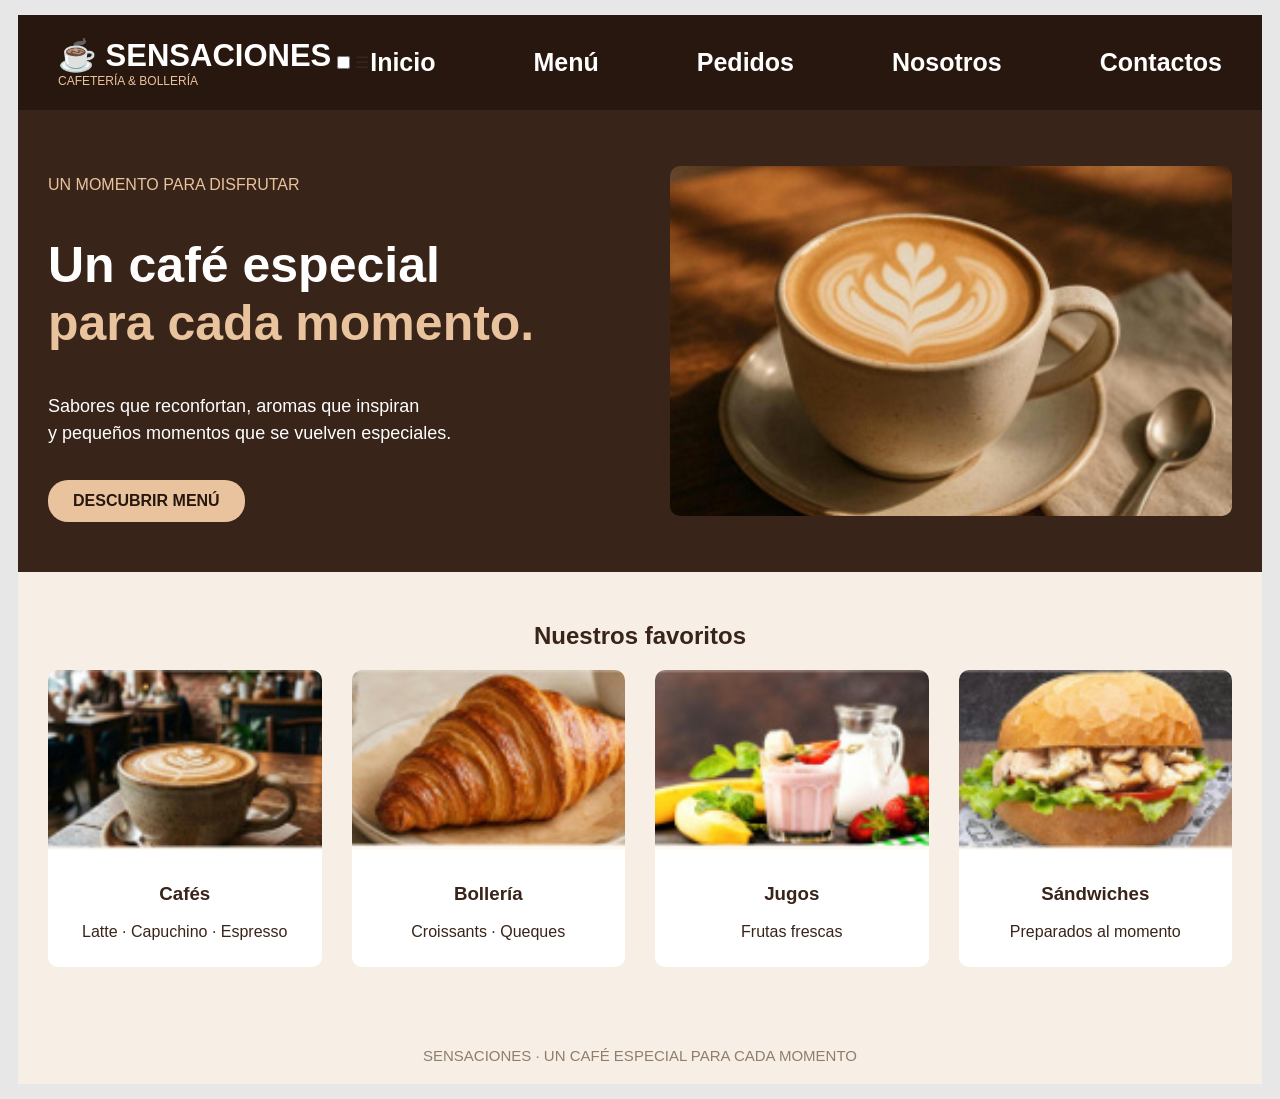
<file: index.html>
<!DOCTYPE html>
<html lang="es">
<head>
  <meta charset="UTF-8">
  <meta name="viewport" content="width=device-width, initial-scale=1.0">
  <meta name="theme-color" content="#28180f">
  <meta name="description" content="Cafetería y bollería Sensaciones en Potosí, Bolivia. Cafés, bollería, jugos y sándwiches.">
  <title>Inicio | Sensaciones</title>
  <link rel="stylesheet" href="inicio.css">
</head>
<body data-pagina="i">
  <header class="site-header">
    <div class="nav-container">
      <a class="brand" href="index.html" aria-label="Sensaciones, ir al inicio">
        <span class="brand-name"><span class="coffee-mark" aria-hidden="true">☕</span> SENSACIONES</span>
        <span class="brand-subtitle">CAFETERÍA &amp; BOLLERÍA</span>
      </a>
      <input class="nav-toggle" type="checkbox" id="nav-toggle" aria-label="Abrir menú">
      <label class="mobile-toggle" for="nav-toggle" aria-hidden="true">☰</label>
      <nav class="main-nav" id="navegacion" aria-label="Navegación principal">
        <a href="index.html" class="active">Inicio</a>
        <a href="menu.html" class="">Menú</a>
        <a href="pedidos.html" class="">Pedidos</a>
        <a href="nosotros.html" class="">Nosotros</a>
        <a href="contactos.html" class="">Contactos</a>
      </nav>
    </div>
  </header>

  <main>
    <section class="hero">
      <div class="container hero-grid">
        <div class="hero-content">
          <p class="eyebrow">UN MOMENTO PARA DISFRUTAR</p>
          <h1>Un café especial<br><span>para cada momento.</span></h1>
          <p class="hero-description">Sabores que reconfortan, aromas que inspiran<br class="desktop-break"> y pequeños momentos que se vuelven especiales.</p>
          <a class="button button-cream" href="menu.html">DESCUBRIR MENÚ</a>
        </div>
        <img class="hero-image" src="img/cafe-principal.jpg" alt="Taza de café con arte latte sobre una mesa" width="612" height="500">
      </div>
    </section>
    <section class="favorites container" aria-labelledby="favoritos">
      <h2 id="favoritos">Nuestros favoritos</h2>
      <div class="favorites-grid">
        <a class="favorite-card" href="menu.html#cafes">
          <img src="img/cafe-favorito.jpg" alt="Café recién preparado" loading="lazy">
          <div class="favorite-text"><h3>Cafés</h3><p>Latte · Capuchino · Espresso</p></div>
        </a>
        <a class="favorite-card" href="menu.html#bolleria">
          <img src="img/croissant.jpg" alt="Croissant dorado" loading="lazy">
          <div class="favorite-text"><h3>Bollería</h3><p>Croissants · Queques</p></div>
        </a>
        <a class="favorite-card" href="menu.html#jugos">
          <img src="img/jugo-favorito.jpg" alt="Jugo fresco con frutas" loading="lazy">
          <div class="favorite-text"><h3>Jugos</h3><p>Frutas frescas</p></div>
        </a>
        <a class="favorite-card" href="menu.html#sandwiches">
          <img src="img/sandwich-favorito.jpg" alt="Sándwich con vegetales" loading="lazy">
          <div class="favorite-text"><h3>Sándwiches</h3><p>Preparados al momento</p></div>
        </a>
      </div>
    </section>
  </main>
  <footer class="site-footer">
    SENSACIONES · UN CAFÉ ESPECIAL PARA CADA MOMENTO
  </footer>
</body>
</html>
</file>
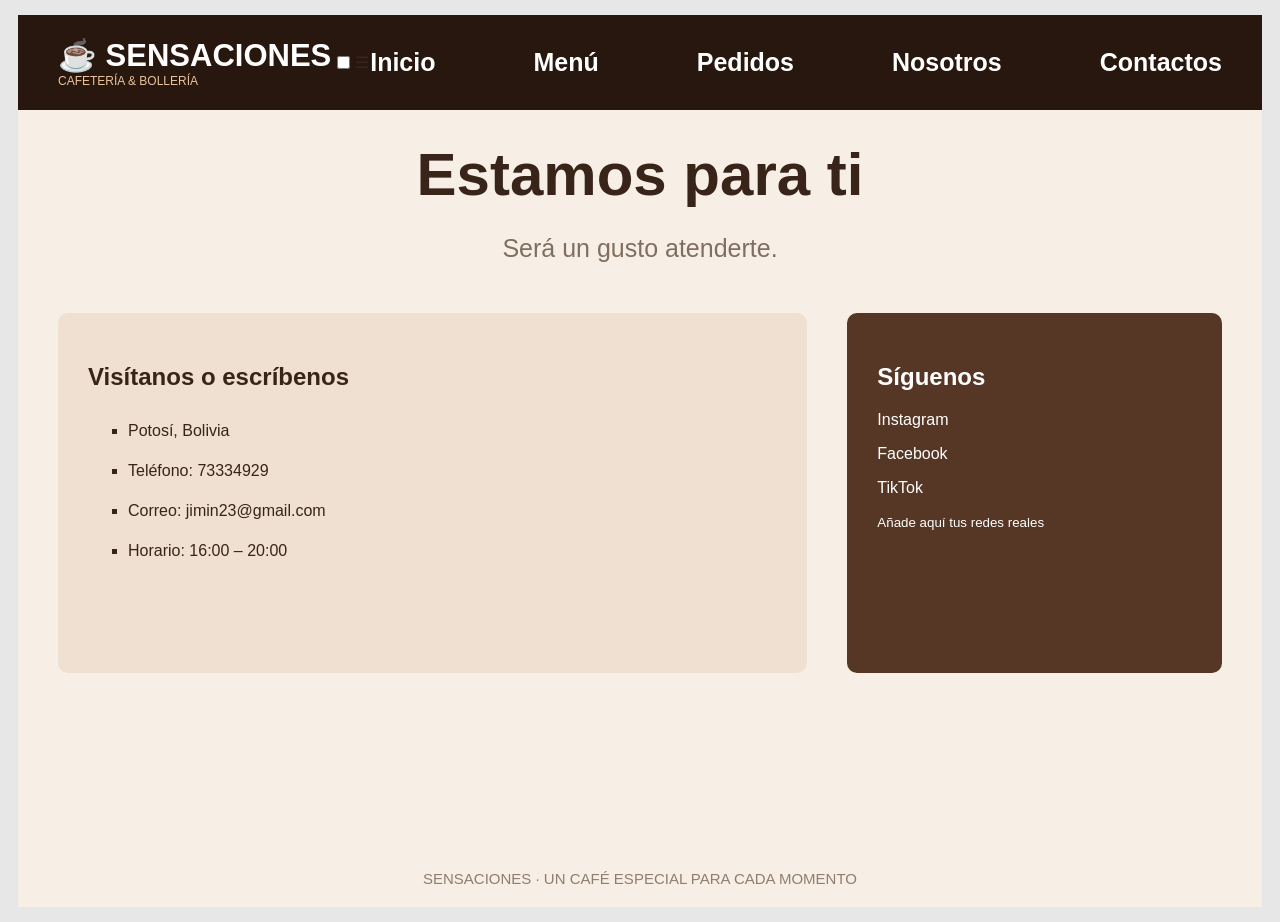
<file: contactos.html>
<!DOCTYPE html>
<html lang="es">
<head>
  <meta charset="UTF-8">
  <meta name="viewport" content="width=device-width, initial-scale=1.0">
  <meta name="theme-color" content="#28180f">
  <meta name="description" content="Cafetería y bollería Sensaciones en Potosí, Bolivia. Cafés, bollería, jugos y sándwiches.">
  <title>Contactos | Sensaciones</title>
  <link rel="stylesheet" href="contactos.css">
</head>
<body data-pagina="c">
  <header class="site-header">
    <div class="nav-container">
      <a class="brand" href="index.html" aria-label="Sensaciones, ir al inicio">
        <span class="brand-name"><span class="coffee-mark" aria-hidden="true">☕</span> SENSACIONES</span>
        <span class="brand-subtitle">CAFETERÍA &amp; BOLLERÍA</span>
      </a>
      <input class="nav-toggle" type="checkbox" id="nav-toggle" aria-label="Abrir menú">
      <label class="mobile-toggle" for="nav-toggle" aria-hidden="true">☰</label>
      <nav class="main-nav" id="navegacion" aria-label="Navegación principal">
        <a href="index.html" class="">Inicio</a>
        <a href="menu.html" class="">Menú</a>
        <a href="pedidos.html" class="">Pedidos</a>
        <a href="nosotros.html" class="">Nosotros</a>
        <a href="contactos.html" class="active">Contactos</a>
      </nav>
    </div>
  </header>

  <main class="page-main container contact-main">
    <div class="page-heading">
      <h1>Estamos para ti</h1>
      <p>Será un gusto atenderte.</p>
    </div>
    <div class="contacts-grid">
      <section class="contact-info">
        <h2>Visítanos o escríbenos</h2>
        <ul>
          <li>Potosí, Bolivia</li>
          <li>Teléfono: <a href="tel:+59173334929">73334929</a></li>
          <li>Correo: <a href="mailto:jimin23@gmail.com">jimin23@gmail.com</a></li>
          <li>Horario: 16:00 – 20:00</li>
        </ul>
      </section>
      <aside class="social-box">
        <h2>Síguenos</h2>
        <p>Instagram</p><p>Facebook</p><p>TikTok</p>
        <small>Añade aquí tus redes reales</small>
      </aside>
    </div>
  </main>
  <footer class="site-footer">
    SENSACIONES · UN CAFÉ ESPECIAL PARA CADA MOMENTO
  </footer>
</body>
</html>
</file>
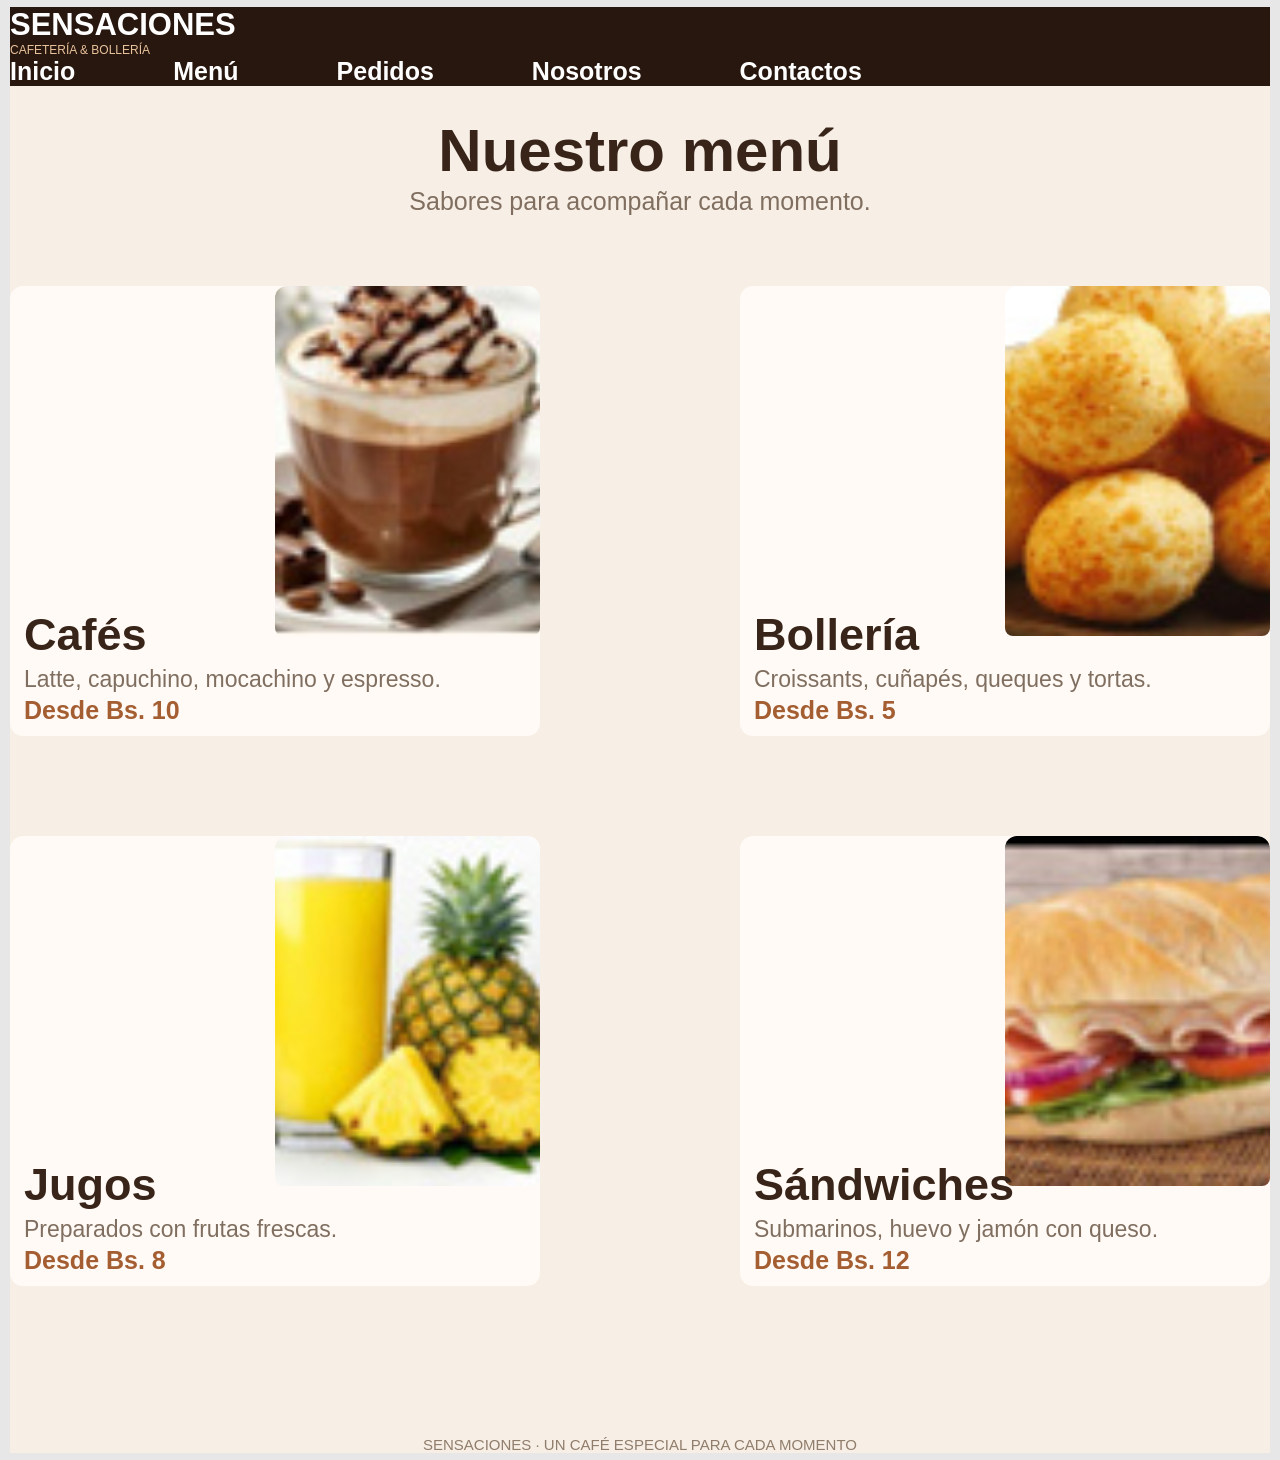
<file: menu.html>
<!DOCTYPE html>
<html lang="es">
<head>
  <meta charset="UTF-8">
  <meta name="viewport" content="width=device-width, initial-scale=1.0">
  <meta name="theme-color" content="#28180f">
  <meta name="description" content="Cafetería y bollería Sensaciones en Potosí, Bolivia. Cafés, bollería, jugos y sándwiches.">
  <title>Menú | Sensaciones</title>
  <link rel="stylesheet" href="menu.css">
</head>
<body data-pagina="m">
  <header class="site-header">
    <a class="brand" href="index.html" aria-label="Sensaciones, ir al inicio">
      <span class="brand-name">SENSACIONES</span>
      <span class="brand-subtitle">CAFETERÍA &amp; BOLLERÍA</span>
    </a>
    <nav class="main-nav" aria-label="Navegación principal">
      <a href="index.html">Inicio</a>
      <span class="nav-disabled">Menú</span>
      <a href="pedidos.html">Pedidos</a>
      <a href="nosotros.html">Nosotros</a>
      <a href="contactos.html">Contactos</a>
    </nav>
  </header>

  <main class="menu-page">
    <h1>Nuestro menú</h1>
    <p class="menu-intro">Sabores para acompañar cada momento.</p>
    <section class="menu-grid" aria-label="Categorías del menú">
      <a id="cafes" class="menu-card" href="pedidos.html" title="Ver pedido de cafés">
        <img src="img/cafe-menu.jpg" alt="Café con crema y chocolate" loading="lazy">
        <div class="menu-card-copy"><h2>Cafés</h2><p>Latte, capuchino, mocachino y espresso.</p><strong>Desde Bs. 10</strong></div>
      </a>
      <a id="bolleria" class="menu-card" href="pedidos.html" title="Ver pedido de bollería">
        <img src="img/bolleria.jpg" alt="Cuñapés recién horneados" loading="lazy">
        <div class="menu-card-copy"><h2>Bollería</h2><p>Croissants, cuñapés, queques y tortas.</p><strong>Desde Bs. 5</strong></div>
      </a>
      <a id="jugos" class="menu-card" href="pedidos.html" title="Ver pedido de jugos">
        <img src="img/jugo-menu.jpg" alt="Jugo natural de piña" loading="lazy">
        <div class="menu-card-copy"><h2>Jugos</h2><p>Preparados con frutas frescas.</p><strong>Desde Bs. 8</strong></div>
      </a>
      <a id="sandwiches" class="menu-card" href="pedidos.html" title="Ver pedido de sándwiches">
        <img src="img/sandwich-menu.jpg" alt="Sándwich de jamón y queso" loading="lazy">
        <div class="menu-card-copy"><h2>Sándwiches</h2><p>Submarinos, huevo y jamón con queso.</p><strong>Desde Bs. 12</strong></div>
      </a>
    </section>
  </main>
  <footer class="menu-footer">
    SENSACIONES · UN CAFÉ ESPECIAL PARA CADA MOMENTO
  </footer>
</body>
</html>
</file>
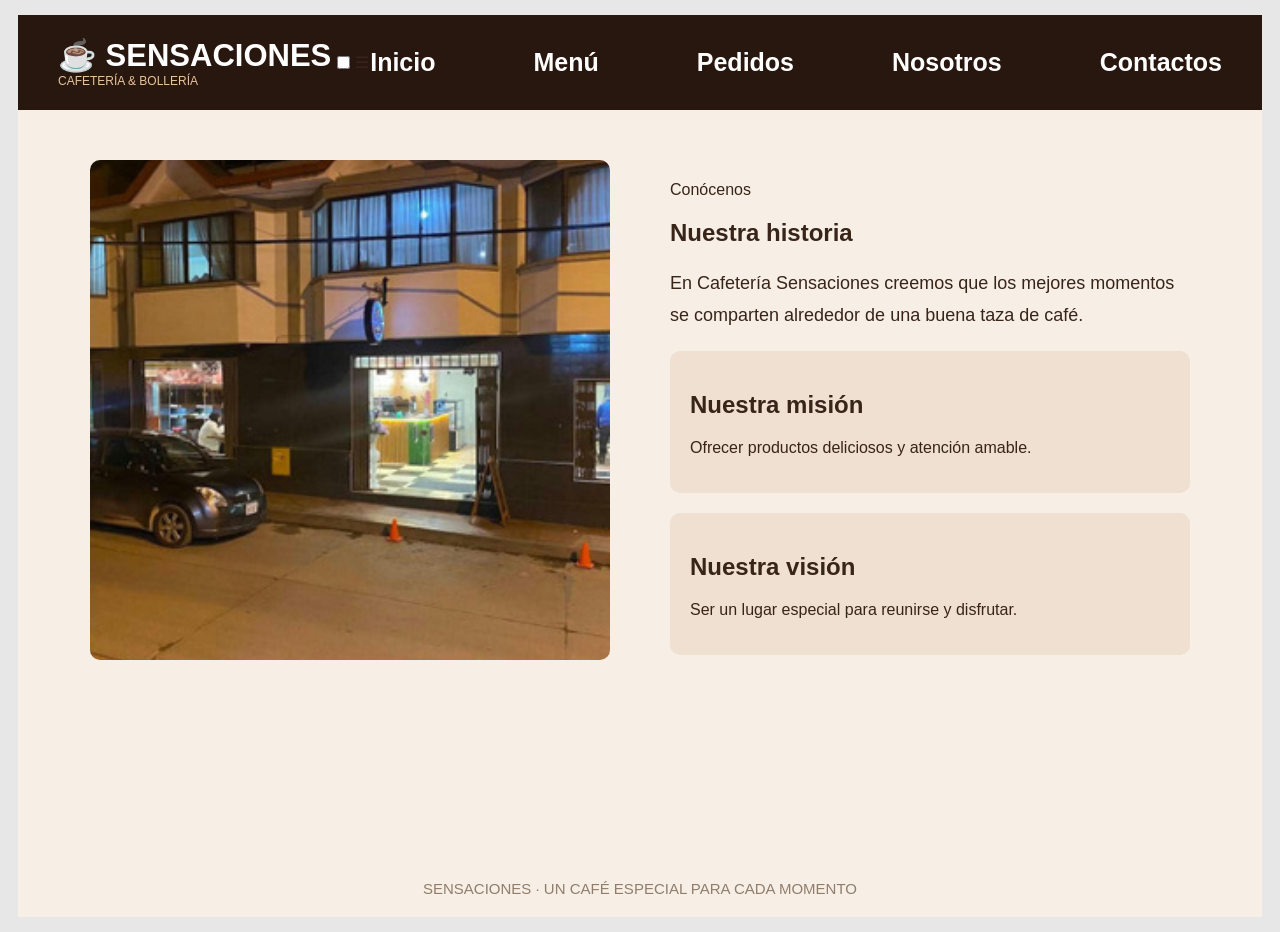
<file: nosotros.html>
<!DOCTYPE html>
<html lang="es">
<head>
  <meta charset="UTF-8">
  <meta name="viewport" content="width=device-width, initial-scale=1.0">
  <meta name="theme-color" content="#28180f">
  <meta name="description" content="Cafetería y bollería Sensaciones en Potosí, Bolivia. Cafés, bollería, jugos y sándwiches.">
  <title>Nosotros | Sensaciones</title>
  <link rel="stylesheet" href="nosotros.css">
</head>
<body data-pagina="n">
  <header class="site-header">
    <div class="nav-container">
      <a class="brand" href="index.html" aria-label="Sensaciones, ir al inicio">
        <span class="brand-name"><span class="coffee-mark" aria-hidden="true">☕</span> SENSACIONES</span>
        <span class="brand-subtitle">CAFETERÍA &amp; BOLLERÍA</span>
      </a>
      <input class="nav-toggle" type="checkbox" id="nav-toggle" aria-label="Abrir menú">
      <label class="mobile-toggle" for="nav-toggle" aria-hidden="true">☰</label>
      <nav class="main-nav" id="navegacion" aria-label="Navegación principal">
        <a href="index.html" class="">Inicio</a>
        <a href="menu.html" class="">Menú</a>
        <a href="pedidos.html" class="">Pedidos</a>
        <a href="nosotros.html" class="active">Nosotros</a>
        <a href="contactos.html" class="">Contactos</a>
      </nav>
    </div>
  </header>

  <main class="page-main container about-main">
    <section class="about-grid">
      <img class="about-image" src="img/local-sensaciones.jpg" alt="Fachada del local de Cafetería Sensaciones en la noche">
      <div class="about-content">
        <p class="eyebrow">Conócenos</p>
        <h1>Nuestra historia</h1>
        <p class="about-intro">En Cafetería Sensaciones creemos que los mejores momentos se comparten alrededor de una buena taza de café.</p>
        <div class="about-panel"><h2>Nuestra misión</h2><p>Ofrecer productos deliciosos y atención amable.</p></div>
        <div class="about-panel"><h2>Nuestra visión</h2><p>Ser un lugar especial para reunirse y disfrutar.</p></div>
      </div>
    </section>
  </main>
  <footer class="site-footer">
    SENSACIONES · UN CAFÉ ESPECIAL PARA CADA MOMENTO
  </footer>
</body>
</html>
</file>
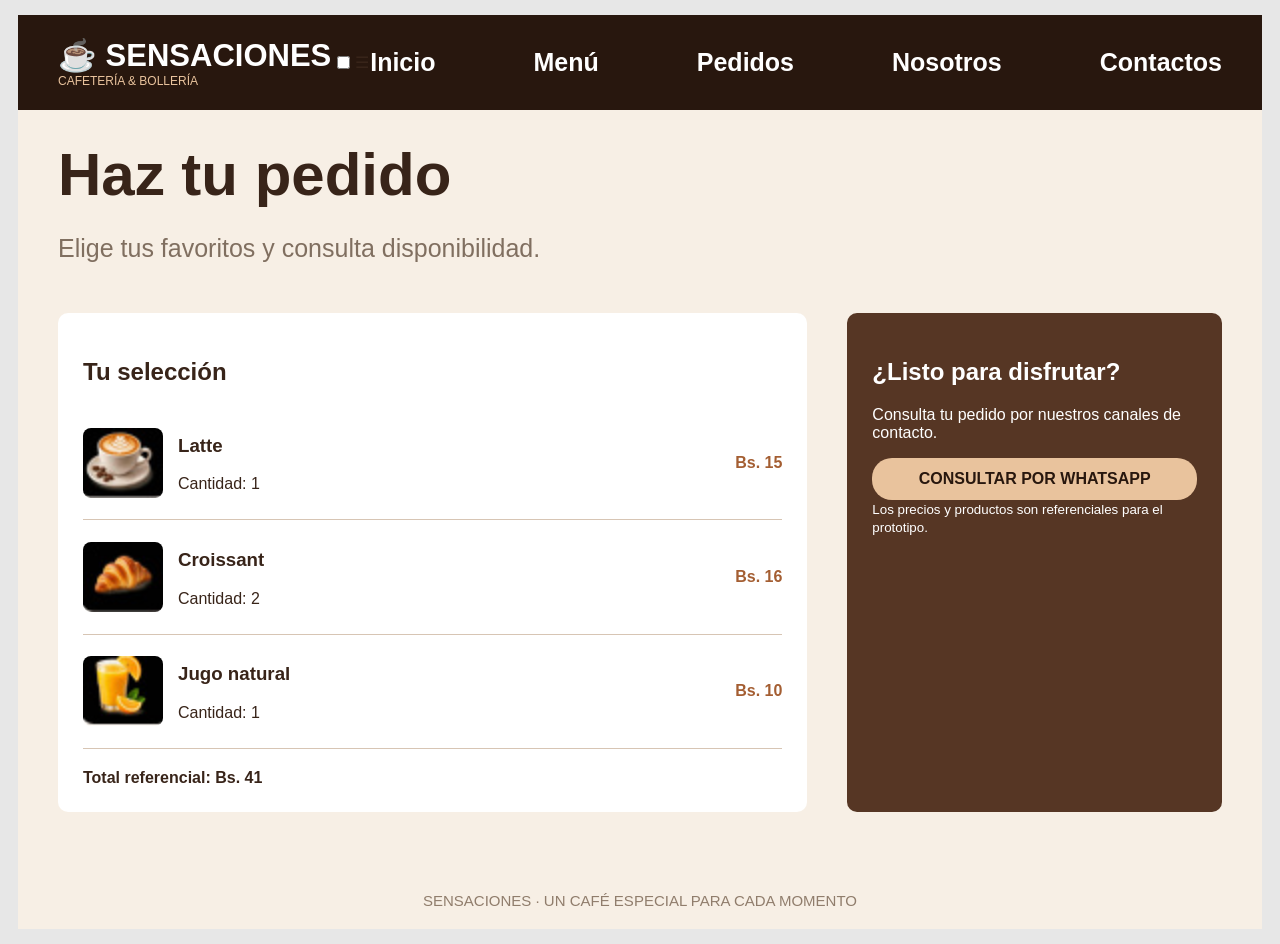
<file: pedidos.html>
<!DOCTYPE html>
<html lang="es">
<head>
  <meta charset="UTF-8">
  <meta name="viewport" content="width=device-width, initial-scale=1.0">
  <meta name="theme-color" content="#28180f">
  <meta name="description" content="Cafetería y bollería Sensaciones en Potosí, Bolivia. Cafés, bollería, jugos y sándwiches.">
  <title>Pedidos | Sensaciones</title>
  <link rel="stylesheet" href="pedidos.css">
</head>
<body data-pagina="p">
  <header class="site-header">
    <div class="nav-container">
      <a class="brand" href="index.html" aria-label="Sensaciones, ir al inicio">
        <span class="brand-name"><span class="coffee-mark" aria-hidden="true">☕</span> SENSACIONES</span>
        <span class="brand-subtitle">CAFETERÍA &amp; BOLLERÍA</span>
      </a>
      <input class="nav-toggle" type="checkbox" id="nav-toggle" aria-label="Abrir menú">
      <label class="mobile-toggle" for="nav-toggle" aria-hidden="true">☰</label>
      <nav class="main-nav" id="navegacion" aria-label="Navegación principal">
        <a href="index.html" class="">Inicio</a>
        <a href="menu.html" class="">Menú</a>
        <a href="pedidos.html" class="active">Pedidos</a>
        <a href="nosotros.html" class="">Nosotros</a>
        <a href="contactos.html" class="">Contactos</a>
      </nav>
    </div>
  </header>

  <main class="page-main container orders-main">
    <div class="page-heading page-heading-left">
      <h1>Haz tu pedido</h1>
      <p>Elige tus favoritos y consulta disponibilidad.</p>
    </div>
    <div class="orders-grid">
      <section class="cart-box" aria-labelledby="pedido-titulo">
        <h2 id="pedido-titulo">Tu selección</h2>
        <div id="lista-pedido" class="static-order">
          <div class="order-line">
            <img src="img/latte.jpg" alt="Latte">
            <div class="order-description"><h3>Latte</h3><p>Cantidad: 1</p></div>
            <strong class="order-price">Bs. 15</strong>
          </div>
          <div class="order-line">
            <img src="img/croissant-mini.jpg" alt="Croissant">
            <div class="order-description"><h3>Croissant</h3><p>Cantidad: 2</p></div>
            <strong class="order-price">Bs. 16</strong>
          </div>
          <div class="order-line">
            <img src="img/jugo-mini.jpg" alt="Jugo natural">
            <div class="order-description"><h3>Jugo natural</h3><p>Cantidad: 1</p></div>
            <strong class="order-price">Bs. 10</strong>
          </div>
        </div>
        <div class="order-bottom"><span id="total-pedido">Total referencial: Bs. 41</span></div>
      </section>
      <aside class="order-cta">
        <h2>¿Listo para disfrutar?</h2>
        <p>Consulta tu pedido por nuestros canales de contacto.</p>
        <a id="consultar-pedido" class="button button-cream button-wide" href="https://wa.me/59173334929?text=Hola%2C%20quisiera%20consultar%20este%20pedido%20de%20Sensaciones%3A%20Latte%201%2C%20Croissant%202%20y%20Jugo%20natural%201." target="_blank" rel="noopener noreferrer">CONSULTAR POR WHATSAPP</a>
        <small>Los precios y productos son referenciales para el prototipo.</small>
      </aside>
    </div>
  </main>
  <footer class="site-footer">
    SENSACIONES · UN CAFÉ ESPECIAL PARA CADA MOMENTO
  </footer>
</body>
</html>
</file>
<file: inicio.css>
body {
  padding: 7px 10px;
  background: #e7e7e7;
  color: #382419;
  font-family: Arial, sans-serif;
}
.site-header {
  background: #28170e;
}
.nav-container {
  padding: 22px 40px;
  display: flex;
  align-items: center;
  justify-content: space-between;
}
.brand {
  display: flex;
  flex-direction: column;
  color: rgb(255, 255, 255);
  text-decoration: none;
}
.brand-name {
  font-size: 31px;
  font-weight: bold;
}
.brand-subtitle {
  color: #e9c39d;
  font-size: 12px;
}
.main-nav {
  display: flex;
  gap: 98px;
}
.main-nav a {
  color: white;
  font-size: 25px;
  font-weight: bold;
  text-decoration: none;
}

.hero {
  background: #382418;
  color: white;
}

.hero-grid {
  max-width: 1200px;
  margin: auto;
  padding: 50px 30px;
  display: flex;
  align-items: center;
  gap: 60px;
}

.hero-content {
  width: 50%;
}

.eyebrow,
.hero h1 span {
  color: #e9c39d;
}

.hero h1 {
  font-size: 50px;
}

.hero-description {
  font-size: 18px;
  line-height: 1.5;
}

.hero-image {
  width: 50%;
  height: 350px;
  border-radius: 10px;
  object-fit: cover;
}

.button {
  display: inline-block;
  margin-top: 15px;
  padding: 12px 25px;
  border-radius: 20px;
  background: #e9c39d;
  color: #28170e;
  font-weight: bold;
  text-decoration: none;
}

.favorites {
  padding: 30px 30px 60px;
  background: #f7efe5;
  text-align: center;
}

.favorites-grid {
  display: grid;
  grid-template-columns: repeat(4, 1fr);
  gap: 30px;
}

.favorite-card {
  background: white;
  border-radius: 10px;
  color: #382419;
  text-decoration: none;
}

.favorite-card img {
  width: 100%;
  height: 180px;
  border-radius: 10px 10px 0 0;
  object-fit: cover;
}

.favorite-text {
  padding: 10px;
}

.site-footer {
  padding: 20px;
  background: #f7efe5;
  color: #907d6c;
  font-size: 15px;
  text-align: center;
}
</file>
<file: contactos.css>
body {
  padding: 7px 10px;
  background: #e7e7e7;
  color: #382419;
  font-family: Arial, sans-serif;
}
.site-header {
  background: #28170e;
}
.nav-container {
  padding: 22px 40px;
  display: flex;
  align-items: center;
  justify-content: space-between;
}
.brand {
  display: flex;
  flex-direction: column;
  color: rgb(255, 255, 255);
  text-decoration: none;
}
.brand-name {
  font-size: 31px;
  font-weight: bold;
}
.brand-subtitle {
  color: #e9c39d;
  font-size: 12px;
}
.main-nav {
  display: flex;
  gap: 98px;
}
.main-nav a {
  color: white;
  font-size: 25px;
  font-weight: bold;
  text-decoration: none;
}

.contact-main {
  min-height: 650px;
  padding: 30px 40px 60px;
  background: #f7efe5;
}

.page-heading h1 {
  margin: 0;
  font-size: 60px;
  text-align: center;
}

.page-heading p {
  color: #806f60;
  font-size: 25px;
  text-align: center;
}

.contacts-grid {
  margin-top: 50px;
  display: grid;
  grid-template-columns: 2fr 1fr;
  gap: 40px;
}

.contact-info,
.social-box {
  min-height: 300px;
  padding: 30px;
  border-radius: 10px;
  background: #efe0d1;
}

.social-box {
  background: #563624;
  color: white;
}

.contact-info ul {
  line-height: 2.5;
  list-style: square;
}

.contact-info a {
  color: #382419;
  text-decoration: none;
}

.site-footer {
  padding: 20px;
  background: #f7efe5;
  color: #907d6c;
  font-size: 15px;
  text-align: center;
}
</file>
<file: menu.css>
body {
  padding: 7px 10px;
  margin: 0;
  background: #e7e7e7;
  color: #382419;
  font-family: Arial, sans-serif;
}
.site-header {
  background: #28170e;
}
.brand {
  display: flex;
  flex-direction: column;
  color: white;
  text-decoration: none;
}
.brand-name {
  font-size: 31px;
  font-weight: bold;
}
.brand-subtitle {
  color: #e9c39d;
  font-size: 12px;
}
.main-nav {
  display: flex;
  gap: 98px;
}
.main-nav a,
.main-nav .nav-disabled {
  color: white;
  font-size: 25px;
  font-weight: bold;
  text-decoration: none;
}
.menu-page {
  min-height: calc(200vh - 500px);
  padding-top: 30px;
  display: flex;
  flex-direction: column;
  background: #f7efe5;
  text-align: center;
}
.menu-page h1 {
  margin: 0;
  color: #382419;
  font-size: 60px;
}
.menu-intro {
  margin: 2px 0 0;
  color: #806f60;
  font-size: 25px;
}
.menu-grid {
  width: min(100%, 1700px);
  margin: 70px auto 0;
  display: grid;
  grid-template-columns: repeat(2, minmax(0, 1fr));
  column-gap: 200px;
  row-gap: 100px;
  text-align: left;
}

.menu-card {
  position: relative;
  min-height: 450px;
  border-radius: 13px;
  background: #fffaf5;
  text-decoration: none;
  color: #382419;
  overflow: hidden;
}

.menu-card img {
  position: absolute;
  right: 0;
  width: 50%;
  height: 350px;
  border-radius: 12px 12px 8px 8px;
  object-fit: cover;
}

.menu-card-copy {
  position: absolute;
  right: 80px;
  bottom: 11px;
  left: 14px;
}

.menu-card h2 {
  margin: 0 0 5px;
  color: #382419;
  font-size: 45px;
}

.menu-card p {
  margin: 0 0 3px;
  color: #806f60;
  font-size: 23px;
}

.menu-card strong {
  display: block;
  color: #a45e32;
  font-size: 25px;
}

.menu-footer {
  padding: 20px 10px 0;
  color: #907d6c;
  background: #f7efe5;
  font-size: 15px;
  text-align: center;
}
</file>
<file: nosotros.css>
body {
  padding: 7px 10px;
  background: #e7e7e7;
  color: #382419;
  font-family: Arial, sans-serif;
}
.site-header {
  background: #28170e;
}
.nav-container {
  padding: 22px 40px;
  display: flex;
  align-items: center;
  justify-content: space-between;
}
.brand {
  display: flex;
  flex-direction: column;
  color: rgb(255, 255, 255);
  text-decoration: none;
}
.brand-name {
  font-size: 31px;
  font-weight: bold;
}
.brand-subtitle {
  color: #e9c39d;
  font-size: 12px;
}
.main-nav {
  display: flex;
  gap: 98px;
}
.main-nav a {
  color: white;
  font-size: 25px;
  font-weight: bold;
  text-decoration: none;
}

.about-main {
  min-height: 650px;
  padding: 50px 40px;
  background: #f7efe5;
}

.about-grid {
  max-width: 1100px;
  margin: auto;
  display: grid;
  grid-template-columns: 1fr 1fr;
  gap: 60px;
  align-items: center;
}

.about-image {
  width: 100%;
  height: 500px;
  border-radius: 10px;
  object-fit: cover;
}

.eyebrow,
.about-content h1 {
  color: #382419;
}

.about-intro {
  line-height: 1.8;
  font-size: 18px;
}

.about-panel {
  margin-top: 20px;
  padding: 20px;
  border-radius: 10px;
  background: #efe0d1;
}

.site-footer {
  padding: 20px;
  background: #f7efe5;
  color: #907d6c;
  font-size: 15px;
  text-align: center;
}
</file>
<file: pedidos.css>
body {
  padding: 7px 10px;
  background: #e7e7e7;
  color: #382419;
  font-family: Arial, sans-serif;
}
.site-header {
  background: #28170e;
}
.nav-container {
  padding: 22px 40px;
  display: flex;
  align-items: center;
  justify-content: space-between;
}
.brand {
  display: flex;
  flex-direction: column;
  color: rgb(255, 255, 255);
  text-decoration: none;
}
.brand-name {
  font-size: 31px;
  font-weight: bold;
}
.brand-subtitle {
  color: #e9c39d;
  font-size: 12px;
}
.main-nav {
  display: flex;
  gap: 98px;
}
.main-nav a {
  color: white;
  font-size: 25px;
  font-weight: bold;
  text-decoration: none;
}

.orders-main {
  min-height: 650px;
  padding: 30px 40px 60px;
  background: #f7efe5;
}

.page-heading h1 {
  margin: 0;
  font-size: 60px;
  text-align: center;
}

.page-heading p {
  color: #806f60;
  font-size: 25px;
  text-align: center;
}

.page-heading-left h1,
.page-heading-left p {
  text-align: left;
}

.orders-grid {
  margin-top: 50px;
  display: grid;
  grid-template-columns: 2fr 1fr;
  gap: 40px;
}

.cart-box,
.order-cta {
  padding: 25px;
  border-radius: 10px;
  background: white;
}

.order-cta {
  background: #563624;
  color: white;
}

.order-line {
  padding: 10px 0;
  display: flex;
  align-items: center;
  border-bottom: 1px solid #d7c5b4;
  gap: 15px;
}

.order-line img {
  width: 80px;
  height: 70px;
  border-radius: 8px;
  object-fit: cover;
}

.order-description {
  flex: 1;
}

.order-price {
  color: #a45e32;
}

.order-bottom {
  margin-top: 20px;
  font-weight: bold;
}

.button {
  display: inline-block;
  padding: 12px 20px;
  border-radius: 20px;
  background: #e9c39d;
  color: #28170e;
  font-weight: bold;
  text-decoration: none;
  text-align: center;
}

.button-wide {
  width: 100%;
  box-sizing: border-box;
}

.site-footer {
  padding: 20px;
  background: #f7efe5;
  color: #907d6c;
  font-size: 15px;
  text-align: center;
}
</file>
